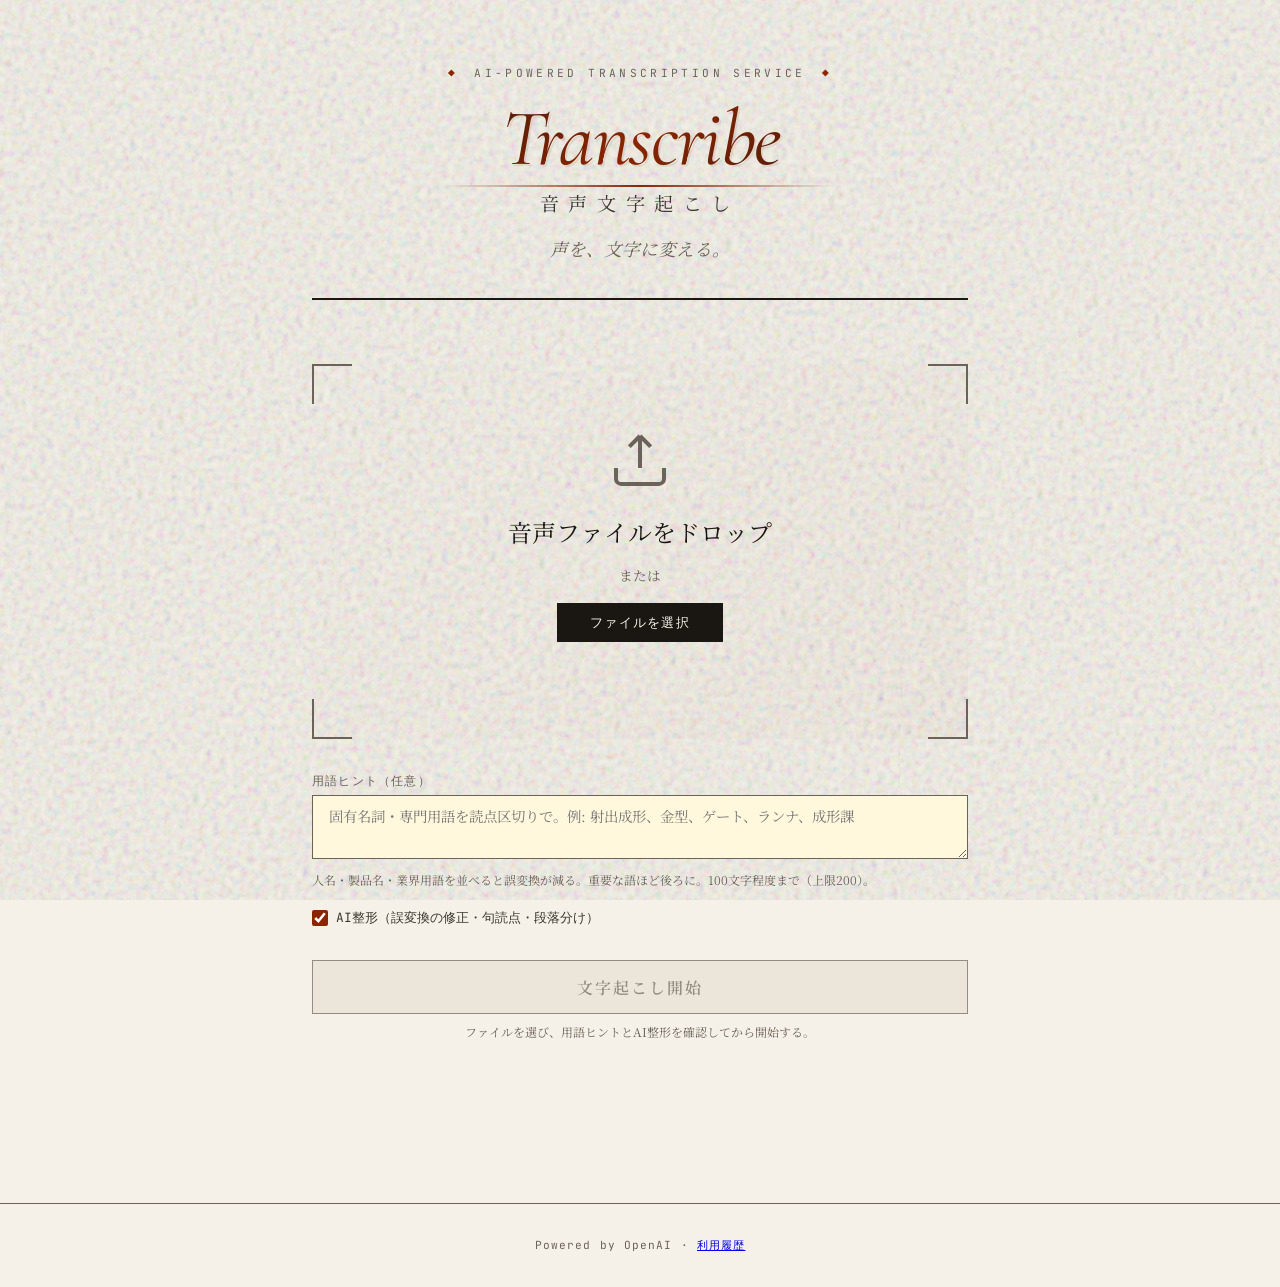
<file: static/index.html>
<!DOCTYPE html>
<html lang="ja">
<head>
  <meta charset="UTF-8">
  <meta name="viewport" content="width=device-width, initial-scale=1.0">
  <title>Transcribe | 音声文字起こし</title>
  <link rel="preconnect" href="https://fonts.googleapis.com">
  <link rel="preconnect" href="https://fonts.gstatic.com" crossorigin>
  <link href="https://fonts.googleapis.com/css2?family=Cormorant+Garamond:ital,wght@0,400;0,600;1,400&family=JetBrains+Mono:wght@400;500&family=Noto+Serif+JP:wght@400;600&display=swap" rel="stylesheet">
  <link rel="stylesheet" href="style.css">
  <link rel="manifest" href="manifest.json">
  <meta name="theme-color" content="#1a1612">
  <script>
    if ('serviceWorker' in navigator) {
      window.addEventListener('load', () => {
        navigator.serviceWorker.register('/sw.js')
          .then(reg => console.log('SW registered'))
          .catch(err => console.log('SW failed:', err));
      });
    }
  </script>
</head>
<body>
  <div class="paper-texture"></div>

  <main class="container">
    <header class="masthead">
      <div class="edition-line">
        <span class="edition-mark">◆</span>
        <span class="edition-text">AI-Powered Transcription Service</span>
        <span class="edition-mark">◆</span>
      </div>
      <h1 class="title">
        <span class="title-main">Transcribe</span>
        <span class="title-sub">音声文字起こし</span>
      </h1>
      <p class="tagline">声を、文字に変える。</p>
    </header>

    <section class="upload-section">
      <div class="upload-zone" id="drop-zone">
        <div class="upload-icon">
          <svg width="64" height="64" viewBox="0 0 24 24" fill="none" stroke="currentColor" stroke-width="1.5">
            <path d="M12 3v12M12 3l4 4M12 3L8 7"/>
            <path d="M3 15v4a2 2 0 002 2h14a2 2 0 002-2v-4"/>
          </svg>
        </div>
        <h2 class="upload-title">音声ファイルをドロップ</h2>
        <p class="upload-hint">または</p>
        <label for="file-input" class="upload-btn">ファイルを選択</label>
        <input type="file" id="file-input" accept="audio/*,video/*" hidden>
        <p class="file-name" id="file-name" aria-live="polite"></p>
      </div>
    </section>

    <section class="options-section">
      <div class="hint-box">
        <label for="hint-input" class="hint-label">用語ヒント（任意）</label>
        <textarea id="hint-input" class="hint-input" rows="2" maxlength="200"
          placeholder="固有名詞・専門用語を読点区切りで。例: 射出成形、金型、ゲート、ランナ、成形課"></textarea>
        <p class="hint-note">人名・製品名・業界用語を並べると誤変換が減る。重要な語ほど後ろに。100文字程度まで（上限200）。</p>
        <label class="polish-toggle">
          <input type="checkbox" id="polish-input" checked>
          <span>AI整形（誤変換の修正・句読点・段落分け）</span>
        </label>
        <div class="start-actions">
          <button type="button" class="start-btn" id="start-btn" disabled>
            文字起こし開始
          </button>
          <p class="start-note">ファイルを選び、用語ヒントとAI整形を確認してから開始する。</p>
        </div>
      </div>
    </section>

    <section class="result-section hidden" id="result-section">
      <div class="result-header">
        <h2 class="result-title">
          <span class="result-icon">¶</span>
          文字起こし結果
        </h2>
        <div class="result-actions">
          <button class="action-btn hidden" id="raw-btn" title="整形前の原文と切り替え">
            <span>Raw</span>
          </button>
          <button class="action-btn" id="copy-btn" title="コピー">
            <svg width="18" height="18" viewBox="0 0 24 24" fill="none" stroke="currentColor" stroke-width="2">
              <rect x="9" y="9" width="13" height="13" rx="2"/>
              <path d="M5 15H4a2 2 0 01-2-2V4a2 2 0 012-2h9a2 2 0 012 2v1"/>
            </svg>
            <span>Copy</span>
          </button>
          <button class="action-btn" id="download-btn" title="ダウンロード">
            <svg width="18" height="18" viewBox="0 0 24 24" fill="none" stroke="currentColor" stroke-width="2">
              <path d="M21 15v4a2 2 0 01-2 2H5a2 2 0 01-2-2v-4"/>
              <polyline points="7 10 12 15 17 10"/>
              <line x1="12" y1="15" x2="12" y2="3"/>
            </svg>
            <span>Save</span>
          </button>
        </div>
      </div>
      <div class="result-body">
        <div class="typewriter-paper">
          <div class="paper-margin"></div>
          <div class="paper-content" id="transcription-text"></div>
        </div>
      </div>
    </section>

    <div class="loading-overlay hidden" id="loading-overlay">
      <div class="loading-content">
        <div class="loading-spinner">
          <div class="spinner-ring"></div>
          <div class="spinner-ring"></div>
          <div class="spinner-ring"></div>
        </div>
        <p class="loading-text">音声を解析中<span class="loading-dots"></span></p>
      </div>
    </div>
  </main>

  <footer class="footer">
    <p>Powered by OpenAI · <a href="/history">利用履歴</a></p>
  </footer>

  <script src="app.js"></script>
</body>
</html>
</file>
<file: static/style.css>
/* ===================================
   Transcribe - Editorial Design System
   =================================== */

:root {
  /* Aged paper palette */
  --paper: #f5f1e8;
  --paper-dark: #e8e2d5;
  --ink: #1a1612;
  --ink-light: #3d3630;
  --ink-faded: #6b6259;
  --accent: #8b2500;
  --accent-light: #c13b00;
  --highlight: #fff8dc;

  /* Typography */
  --font-display: 'Cormorant Garamond', 'Noto Serif JP', serif;
  --font-mono: 'JetBrains Mono', monospace;
  --font-body: 'Noto Serif JP', serif;

  /* Spacing */
  --space-xs: 0.25rem;
  --space-sm: 0.5rem;
  --space-md: 1rem;
  --space-lg: 2rem;
  --space-xl: 4rem;
}

/* Reset */
*, *::before, *::after {
  margin: 0;
  padding: 0;
  box-sizing: border-box;
}

/* Base */
html {
  font-size: 16px;
  scroll-behavior: smooth;
}

body {
  font-family: var(--font-body);
  background-color: var(--paper);
  color: var(--ink);
  min-height: 100vh;
  line-height: 1.7;
  position: relative;
  overflow-x: hidden;
}

/* Paper texture overlay */
.paper-texture {
  position: fixed;
  top: 0;
  left: 0;
  width: 100%;
  height: 100%;
  pointer-events: none;
  opacity: 0.4;
  background-image:
    url("data:image/svg+xml,%3Csvg viewBox='0 0 200 200' xmlns='http://www.w3.org/2000/svg'%3E%3Cfilter id='noise'%3E%3CfeTurbulence type='fractalNoise' baseFrequency='0.65' numOctaves='3' stitchTiles='stitch'/%3E%3C/filter%3E%3Crect width='100%25' height='100%25' filter='url(%23noise)'/%3E%3C/svg%3E");
  z-index: 0;
}

/* Container */
.container {
  max-width: 720px;
  margin: 0 auto;
  padding: var(--space-lg);
  position: relative;
  z-index: 1;
}

/* Masthead */
.masthead {
  text-align: center;
  padding: var(--space-lg) 0;
  border-bottom: 2px solid var(--ink);
  margin-bottom: var(--space-xl);
  animation: fadeIn 0.8s ease-out;
}

.edition-line {
  display: flex;
  justify-content: center;
  align-items: center;
  gap: var(--space-md);
  margin-bottom: var(--space-md);
  font-family: var(--font-mono);
  font-size: 0.7rem;
  letter-spacing: 0.3em;
  text-transform: uppercase;
  color: var(--ink-faded);
}

.edition-mark {
  color: var(--accent);
}

.title {
  margin-bottom: var(--space-md);
}

.title-main {
  display: block;
  font-family: var(--font-display);
  font-size: clamp(3rem, 10vw, 5rem);
  font-weight: 400;
  letter-spacing: -0.02em;
  line-height: 1;
  font-style: italic;
  background: linear-gradient(135deg, var(--ink) 0%, var(--accent) 50%, var(--ink) 100%);
  -webkit-background-clip: text;
  -webkit-text-fill-color: transparent;
  background-clip: text;
  text-shadow: 2px 2px 0 rgba(139, 37, 0, 0.1);
  position: relative;
}

.title-main::after {
  content: '';
  position: absolute;
  bottom: -8px;
  left: 50%;
  transform: translateX(-50%);
  width: 60%;
  height: 2px;
  background: linear-gradient(90deg, transparent, var(--accent), transparent);
}

.title-sub {
  display: block;
  font-family: var(--font-body);
  font-size: 1.2rem;
  font-weight: 400;
  letter-spacing: 0.5em;
  margin-top: var(--space-sm);
  color: var(--ink-light);
}

.tagline {
  font-family: var(--font-display);
  font-style: italic;
  font-size: 1.1rem;
  color: var(--ink-faded);
  margin-top: var(--space-md);
}

/* Upload Section */
.upload-section {
  margin-bottom: var(--space-xl);
  animation: slideUp 0.6s ease-out 0.2s both;
  position: relative;
}

/* Bottom corners */
.upload-section::before,
.upload-section::after {
  content: '';
  position: absolute;
  width: 40px;
  height: 40px;
  border-color: var(--ink-faded);
  border-style: solid;
  transition: all 0.3s ease;
  pointer-events: none;
}

.upload-section::before {
  bottom: 0;
  left: 0;
  border-width: 0 0 2px 2px;
}

.upload-section::after {
  bottom: 0;
  right: 0;
  border-width: 0 2px 2px 0;
}

.upload-section:hover::before,
.upload-section:hover::after {
  border-color: var(--accent);
  width: 50px;
  height: 50px;
}

.upload-zone {
  border: none;
  border-radius: 0;
  padding: var(--space-xl) var(--space-lg);
  text-align: center;
  cursor: pointer;
  transition: all 0.3s ease;
  background: linear-gradient(135deg, transparent 0%, rgba(139, 37, 0, 0.02) 100%);
  position: relative;
}

/* Corner decorations */
.upload-zone::before,
.upload-zone::after {
  content: '';
  position: absolute;
  width: 40px;
  height: 40px;
  border-color: var(--ink-faded);
  border-style: solid;
  transition: all 0.3s ease;
}

.upload-zone::before {
  top: 0;
  left: 0;
  border-width: 2px 0 0 2px;
}

.upload-zone::after {
  top: 0;
  right: 0;
  border-width: 2px 2px 0 0;
}

.upload-zone:hover,
.upload-zone.dragover {
  background: linear-gradient(135deg, rgba(139, 37, 0, 0.03) 0%, rgba(139, 37, 0, 0.08) 100%);
  transform: translateY(-2px);
}

.upload-zone:hover::before,
.upload-zone:hover::after,
.upload-zone.dragover::before,
.upload-zone.dragover::after {
  border-color: var(--accent);
  width: 50px;
  height: 50px;
}

.upload-icon {
  color: var(--ink-faded);
  margin-bottom: var(--space-md);
  transition: color 0.3s ease, transform 0.3s ease;
}

.upload-zone:hover .upload-icon {
  color: var(--accent);
  transform: translateY(-4px);
}

.upload-title {
  font-family: var(--font-display);
  font-size: 1.5rem;
  font-weight: 400;
  margin-bottom: var(--space-sm);
}

.upload-hint {
  font-size: 0.85rem;
  color: var(--ink-faded);
  margin-bottom: var(--space-md);
}

.upload-btn {
  display: inline-block;
  font-family: var(--font-mono);
  font-size: 0.8rem;
  letter-spacing: 0.1em;
  text-transform: uppercase;
  padding: var(--space-sm) var(--space-lg);
  border: 1px solid var(--ink);
  background: var(--ink);
  color: var(--paper);
  cursor: pointer;
  transition: all 0.3s ease;
}

.upload-btn:hover {
  background: var(--accent);
  border-color: var(--accent);
}

.file-name {
  margin-top: var(--space-md);
  font-family: var(--font-mono);
  font-size: 0.85rem;
  color: var(--accent);
  min-height: 1.2em;
}

/* Options (hint + polish) */
.options-section {
  margin: calc(-1 * var(--space-lg)) 0 var(--space-xl);
  animation: slideUp 0.6s ease-out 0.3s both;
}

.hint-box {
  text-align: left;
}

.hint-label {
  display: block;
  font-family: var(--font-mono);
  font-size: 0.75rem;
  letter-spacing: 0.1em;
  text-transform: uppercase;
  color: var(--ink-faded);
  margin-bottom: var(--space-xs);
}

.hint-input {
  width: 100%;
  font-family: var(--font-body);
  font-size: 0.9rem;
  line-height: 1.6;
  padding: var(--space-sm) var(--space-md);
  border: 1px solid var(--ink-faded);
  background: var(--highlight);
  color: var(--ink);
  resize: vertical;
}

.hint-input:focus {
  outline: none;
  border-color: var(--accent);
}

.hint-note {
  margin-top: var(--space-xs);
  font-size: 0.75rem;
  color: var(--ink-faded);
}

.polish-toggle {
  display: flex;
  align-items: center;
  gap: var(--space-sm);
  margin-top: var(--space-md);
  font-family: var(--font-mono);
  font-size: 0.8rem;
  color: var(--ink-light);
  cursor: pointer;
}

.polish-toggle input {
  accent-color: var(--accent);
  width: 1rem;
  height: 1rem;
}

.start-actions {
  margin-top: var(--space-lg);
  text-align: center;
}

.start-btn {
  width: 100%;
  padding: 0.9rem var(--space-lg);
  border: 1px solid var(--accent);
  background: var(--accent);
  color: var(--paper);
  font-family: var(--font-body);
  font-size: 1rem;
  font-weight: 600;
  letter-spacing: 0.12em;
  cursor: pointer;
  transition: background 0.2s ease, border-color 0.2s ease, opacity 0.2s ease;
}

.start-btn:hover:not(:disabled) {
  background: var(--accent-light);
  border-color: var(--accent-light);
}

.start-btn:focus-visible {
  outline: 2px solid var(--ink);
  outline-offset: 3px;
}

.start-btn:disabled {
  background: var(--paper-dark);
  border-color: var(--ink-faded);
  color: var(--ink-faded);
  cursor: not-allowed;
  opacity: 0.7;
}

.start-note {
  margin-top: var(--space-sm);
  color: var(--ink-faded);
  font-size: 0.75rem;
}

.upload-zone.processing {
  cursor: wait;
  opacity: 0.6;
}

.hint-input:disabled,
.polish-toggle input:disabled {
  cursor: wait;
  opacity: 0.6;
}

/* Result Section */
.result-section {
  animation: slideUp 0.6s ease-out;
}

.result-header {
  display: flex;
  justify-content: space-between;
  align-items: center;
  padding-bottom: var(--space-md);
  border-bottom: 1px solid var(--ink-faded);
  margin-bottom: var(--space-lg);
}

.result-title {
  font-family: var(--font-display);
  font-size: 1.3rem;
  font-weight: 400;
  display: flex;
  align-items: center;
  gap: var(--space-sm);
}

.result-icon {
  color: var(--accent);
  font-size: 1.5rem;
}

.result-actions {
  display: flex;
  gap: var(--space-sm);
}

.action-btn {
  display: flex;
  align-items: center;
  gap: var(--space-xs);
  font-family: var(--font-mono);
  font-size: 0.7rem;
  letter-spacing: 0.05em;
  text-transform: uppercase;
  padding: var(--space-xs) var(--space-sm);
  border: 1px solid var(--ink-faded);
  background: transparent;
  color: var(--ink-light);
  cursor: pointer;
  transition: all 0.2s ease;
}

.action-btn:hover {
  border-color: var(--accent);
  color: var(--accent);
}

.action-btn svg {
  width: 14px;
  height: 14px;
}

/* Typewriter Paper */
.result-body {
  background: var(--paper-dark);
  border: 1px solid var(--ink-faded);
  border-radius: 2px;
  overflow: hidden;
}

.typewriter-paper {
  display: flex;
  background:
    repeating-linear-gradient(
      transparent,
      transparent 1.7rem,
      rgba(0, 0, 0, 0.03) 1.7rem,
      rgba(0, 0, 0, 0.03) 1.75rem
    ),
    var(--highlight);
  min-height: 200px;
}

.paper-margin {
  width: 60px;
  background: linear-gradient(90deg, #fce4d6 0%, #ffeedd 100%);
  border-right: 2px solid var(--accent);
  position: relative;
}

.paper-margin::before {
  content: '';
  position: absolute;
  left: 20px;
  top: 0;
  bottom: 0;
  width: 1px;
  background: rgba(139, 37, 0, 0.3);
}

.paper-content {
  flex: 1;
  padding: var(--space-lg);
  font-family: var(--font-mono);
  font-size: 0.9rem;
  line-height: 1.7rem;
  color: var(--ink);
  white-space: pre-wrap;
  word-break: break-word;
  max-height: 400px;
  overflow-y: auto;
}

/* Loading Overlay */
.loading-overlay {
  position: fixed;
  top: 0;
  left: 0;
  width: 100%;
  height: 100%;
  background: rgba(26, 22, 18, 0.9);
  display: flex;
  justify-content: center;
  align-items: center;
  z-index: 100;
}

.loading-content {
  text-align: center;
}

.loading-spinner {
  width: 60px;
  height: 60px;
  position: relative;
  margin: 0 auto var(--space-lg);
}

.spinner-ring {
  position: absolute;
  width: 100%;
  height: 100%;
  border: 2px solid transparent;
  border-top-color: var(--paper);
  border-radius: 50%;
  animation: spin 1.2s linear infinite;
}

.spinner-ring:nth-child(2) {
  width: 80%;
  height: 80%;
  top: 10%;
  left: 10%;
  border-top-color: var(--accent-light);
  animation-duration: 1s;
  animation-direction: reverse;
}

.spinner-ring:nth-child(3) {
  width: 60%;
  height: 60%;
  top: 20%;
  left: 20%;
  border-top-color: var(--paper-dark);
  animation-duration: 0.8s;
}

.loading-text {
  font-family: var(--font-display);
  font-size: 1.2rem;
  color: var(--paper);
  letter-spacing: 0.1em;
}

.loading-dots::after {
  content: '';
  animation: dots 1.5s infinite;
}

@keyframes dots {
  0%, 20% { content: ''; }
  40% { content: '.'; }
  60% { content: '..'; }
  80%, 100% { content: '...'; }
}

/* Footer */
.footer {
  text-align: center;
  padding: var(--space-lg);
  font-family: var(--font-mono);
  font-size: 0.7rem;
  letter-spacing: 0.1em;
  color: var(--ink-faded);
  border-top: 1px solid var(--ink-faded);
  margin-top: var(--space-xl);
}

/* Utility */
.hidden {
  display: none !important;
}

/* Animations */
@keyframes fadeIn {
  from { opacity: 0; }
  to { opacity: 1; }
}

@keyframes slideUp {
  from {
    opacity: 0;
    transform: translateY(20px);
  }
  to {
    opacity: 1;
    transform: translateY(0);
  }
}

@keyframes spin {
  to { transform: rotate(360deg); }
}

/* Scrollbar */
.paper-content::-webkit-scrollbar {
  width: 8px;
}

.paper-content::-webkit-scrollbar-track {
  background: var(--paper-dark);
}

.paper-content::-webkit-scrollbar-thumb {
  background: var(--ink-faded);
  border-radius: 4px;
}

.paper-content::-webkit-scrollbar-thumb:hover {
  background: var(--ink-light);
}

/* Responsive */
@media (max-width: 640px) {
  .container {
    padding: var(--space-md);
  }

  .masthead {
    padding: var(--space-lg) 0;
  }

  .title-main {
    font-size: 2.5rem;
  }

  .title-sub {
    font-size: 1rem;
    letter-spacing: 0.3em;
  }

  .edition-line {
    font-size: 0.6rem;
  }

  .upload-zone {
    padding: var(--space-lg) var(--space-md);
  }

  .result-header {
    flex-direction: column;
    align-items: flex-start;
    gap: var(--space-md);
  }

  .paper-margin {
    width: 40px;
  }

  .paper-content {
    padding: var(--space-md);
    font-size: 0.85rem;
  }
}
</file>
